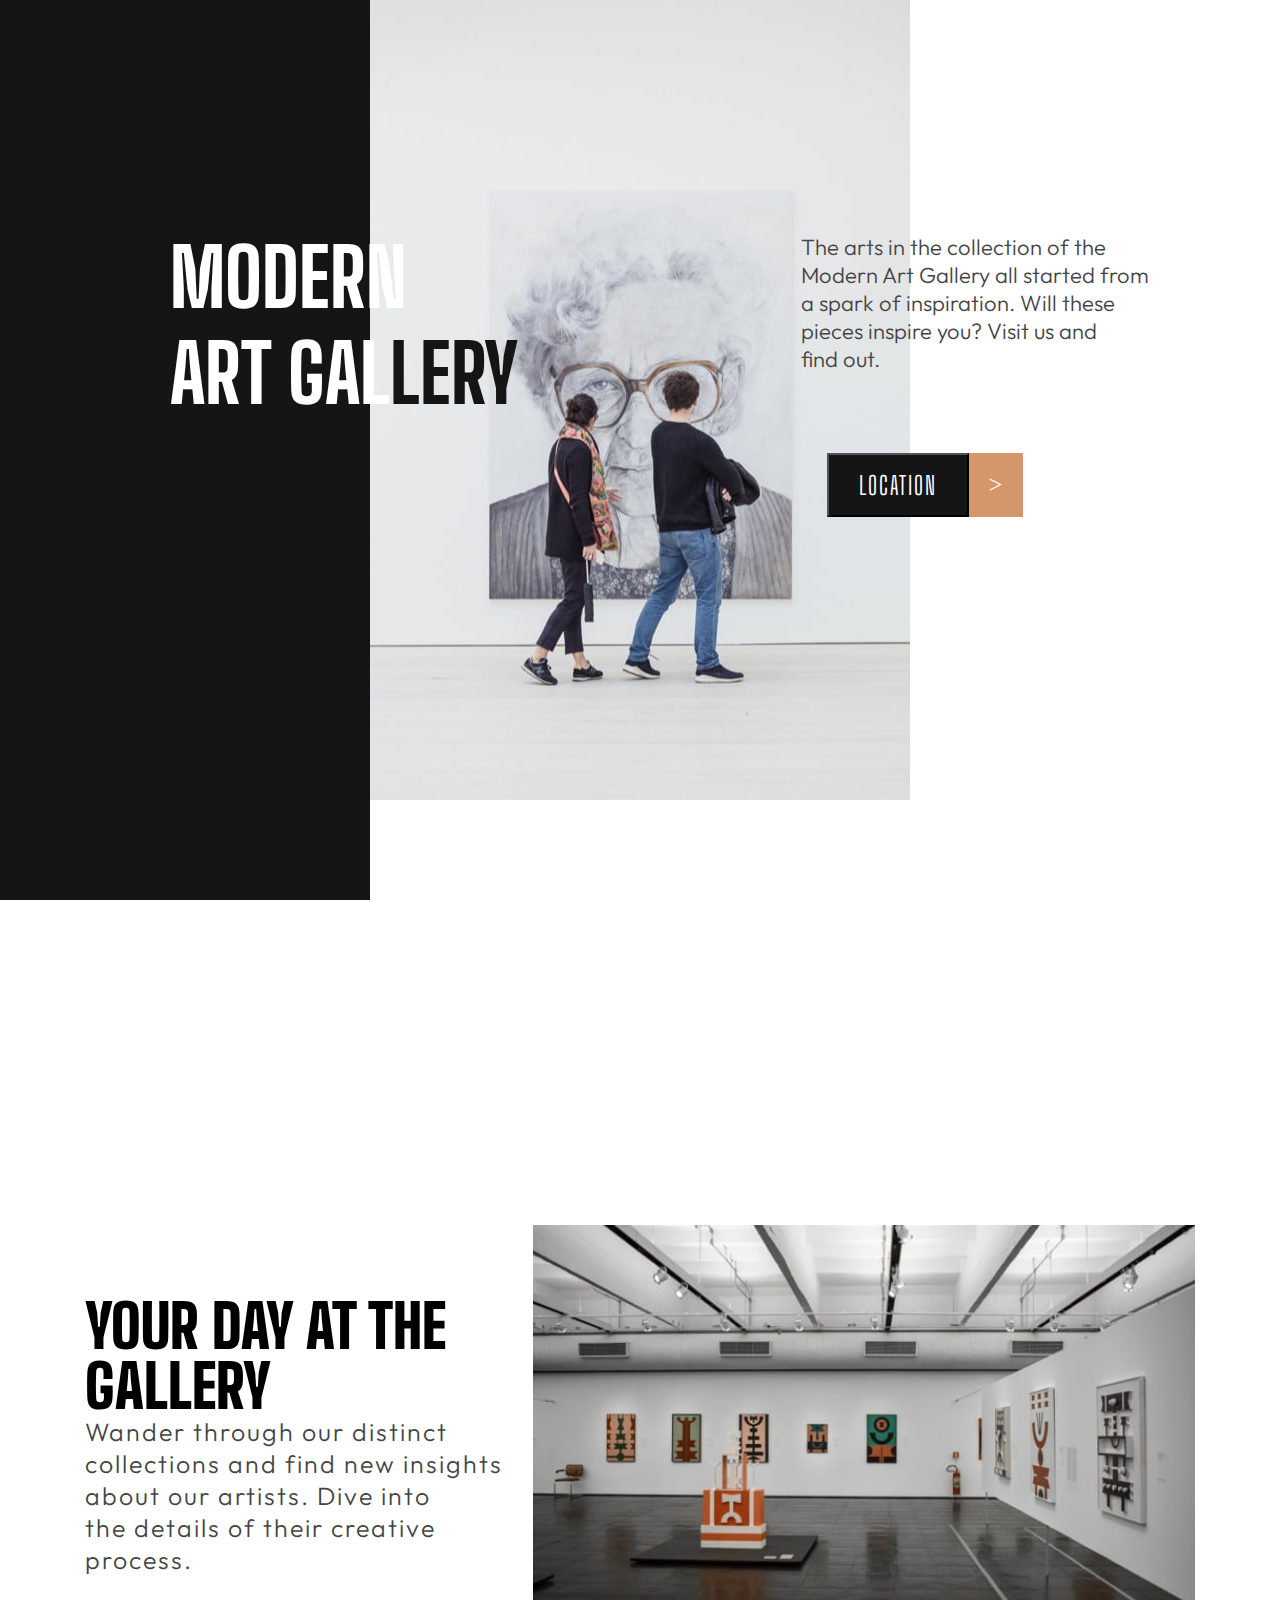
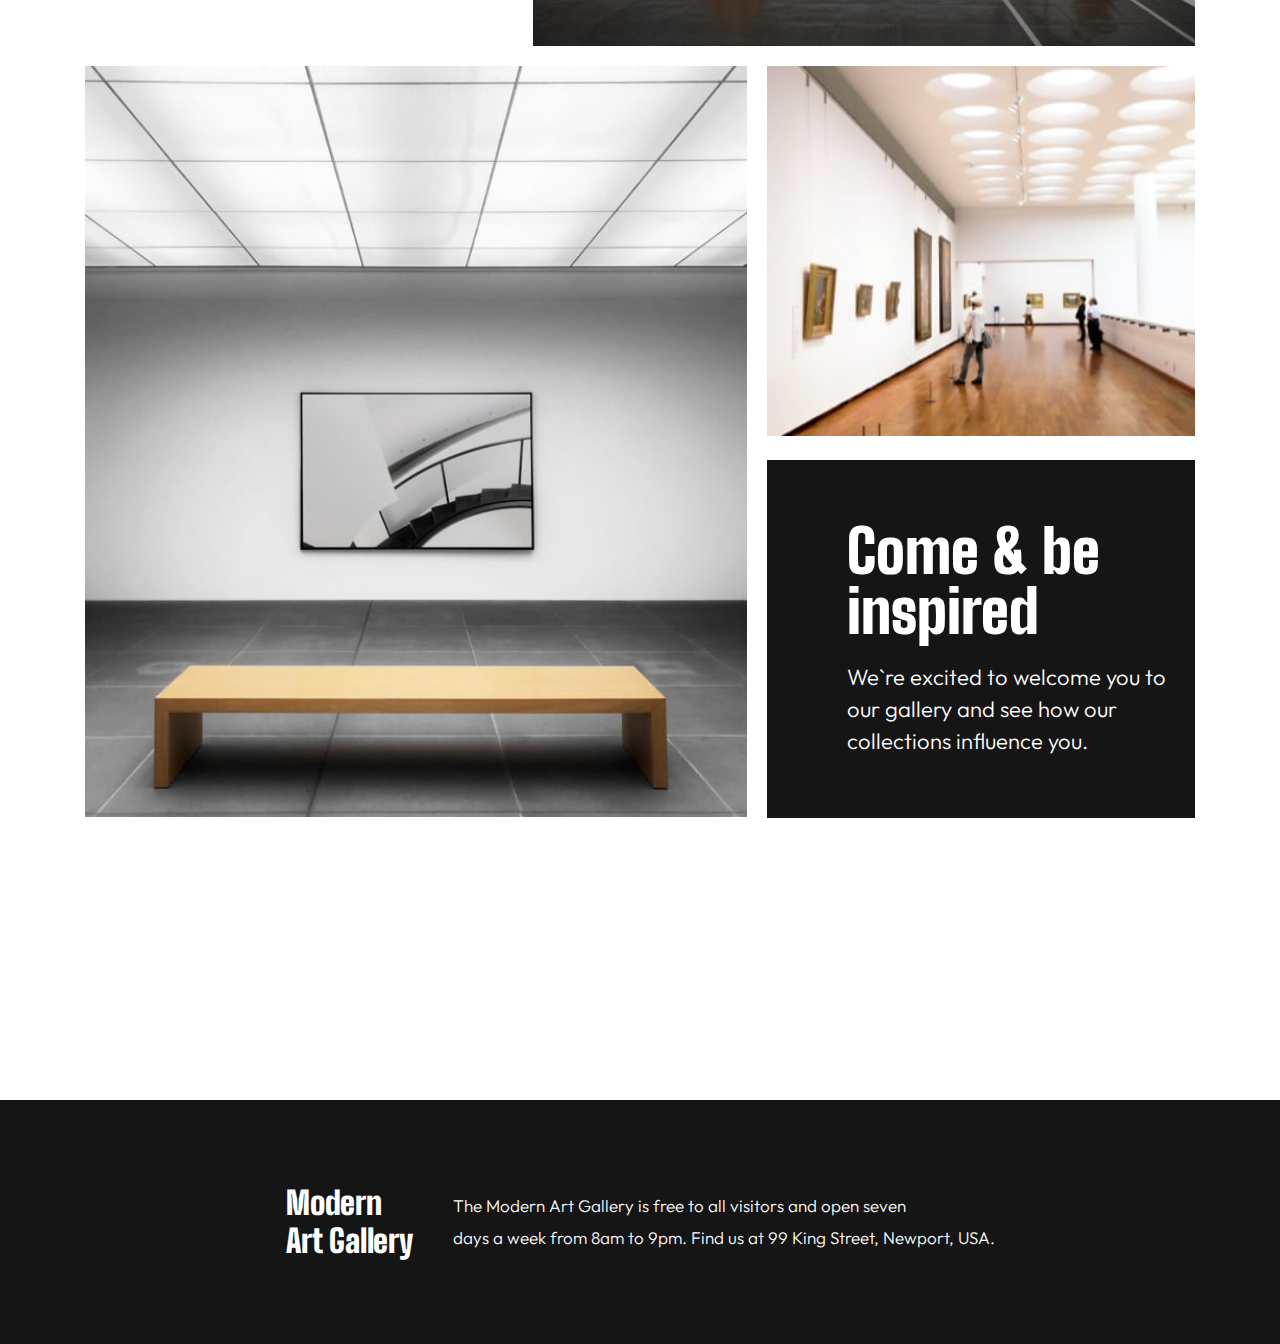
<file: index.html>
<!DOCTYPE html>
<html lang="en">
<head>
  <meta charset="UTF-8">
  <meta name="viewport" content="width=device-width, initial-scale=1.0">

  <link rel="icon" type="image/png" sizes="32x32" href="./assets/favicon-32x32.png">
  <link rel="stylesheet" href="./style.css">
  <title>Art gallery website</title>
</head>
<body>

  <div class="welcomeHeader">
    <div class="leftSide">
      <h1>MODERN <br> ART GAL<span class="reColor">LERY</span></h1>
     </div>
     <div class="rightSide">
      <p>The arts in the collection of the <br> Modern Art Gallery all started 
        from <br> a spark of inspiration. Will these <br> pieces inspire you? Visit 
        us and <br> find out.</p>
        <div class="findout">
          <button class="findoutbtn"><a href="./location.html"> LOCATION</a></button>
          <div><a href="./location.html"> &gt;</a></div>
        </div>   
     </div>
  </div>
  <section class="welcome">
    <div class="div1"></div>
    <div class="div2">
      <img src="./assets/desktop/image-hero.jpg">
    </div>
    <div class="div3"></div>
  </section>

<section class="gridsection" >
  <div class="grid">
    <div class="grid1"><h1>Your day at the gallery</h1>
      <p>Wander through our distinct<br> collections and find new insights <br> about 
        our artists. Dive into <br> the details of their creative process.</p></div>
    <div class="grid2">
      <img src="./assets/desktop/image-grid-1.jpg" alt="grid1">
    </div>
    <div class="grid3">
      <img src="./assets/desktop/image-grid-2.jpg" alt="image-grid-2">
    </div>
    <div class="grid4">
      <img src="./assets/desktop/image-grid-3.jpg" alt="image-grid-2">

    </div>
    <div class="grid5">
      <h1>Come &amp; be <br> inspired </h1>
      <p>We`re excited to welcome you to <br> our gallery and see how our <br> collections 
      influence you.</p> 

  </div>
</section>

<footer>
  <div class="namefooter"></div>
    <h1>Modern <br>
     Art Gallery</h1> 
  </div>
  
  <p>The Modern Art Gallery is free to all visitors and open seven <br> days a week 
  from 8am to 9pm. Find us at 99 King Street, Newport, USA. </p>
</footer>
</body>
</html>
</file>
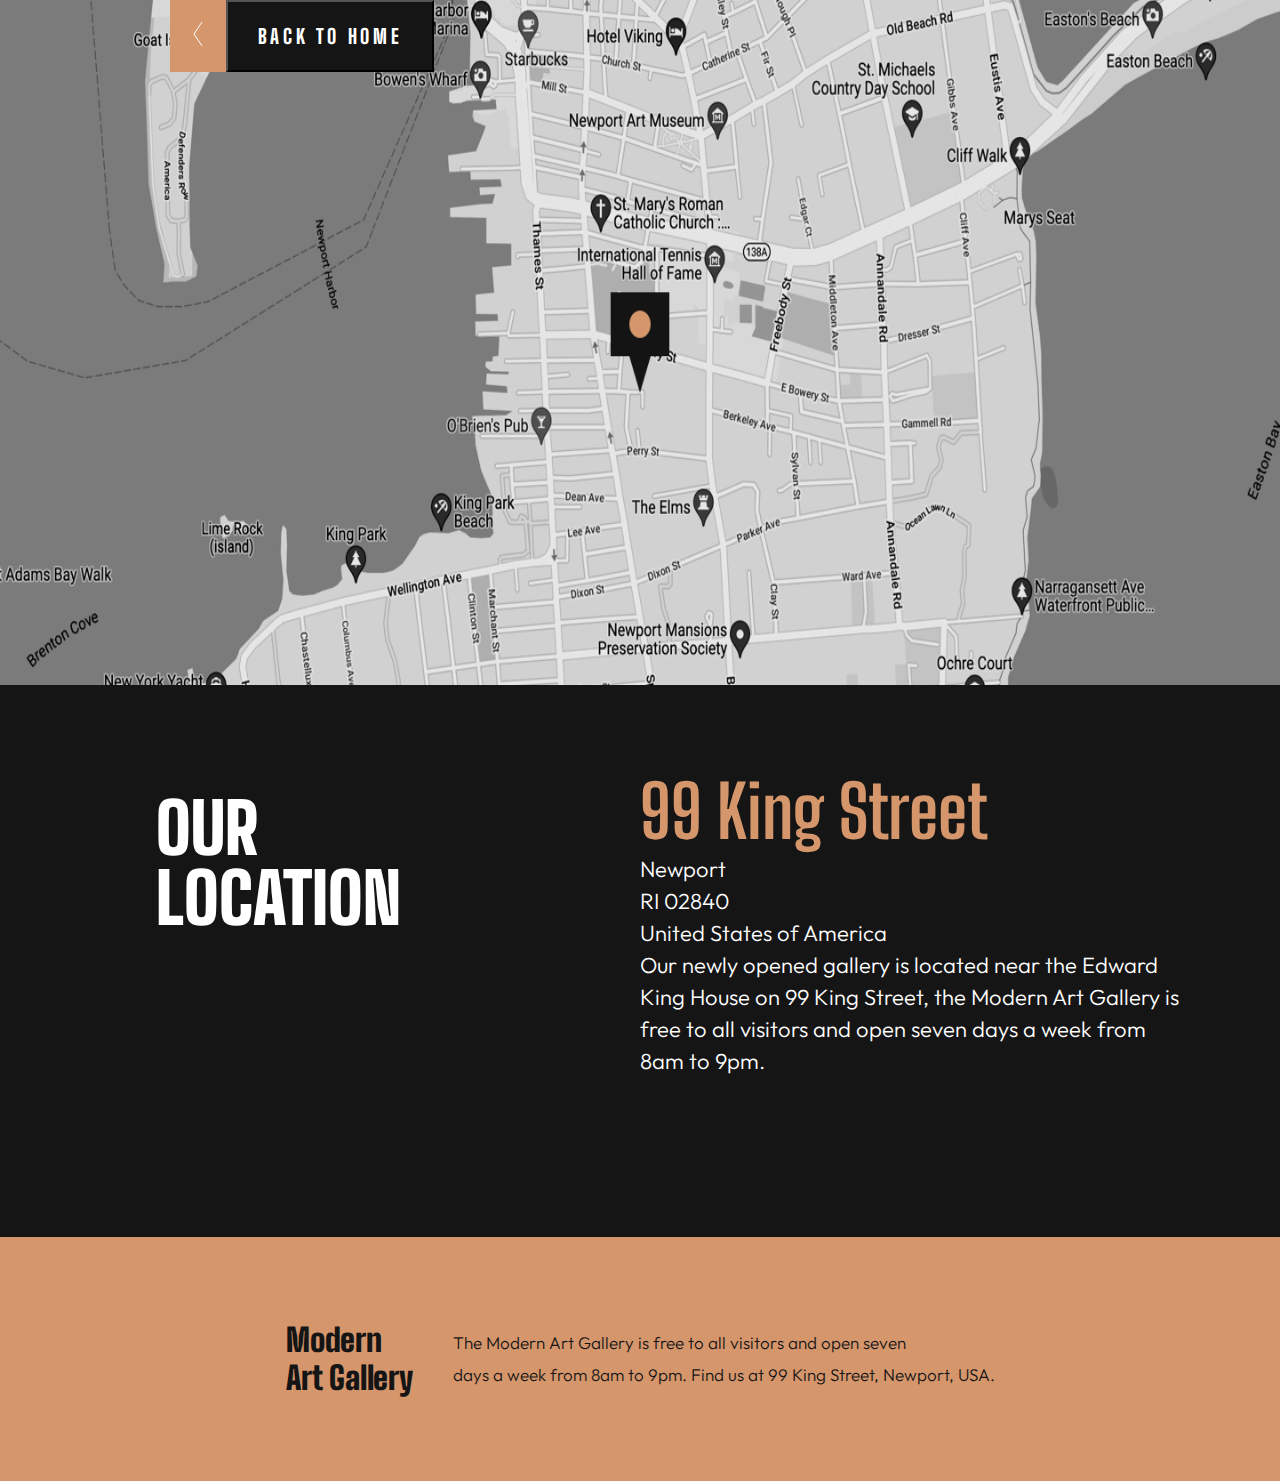
<file: location.html>
<!DOCTYPE html>
<html lang="en">
<head>
  <meta charset="UTF-8">
  <meta name="viewport" content="width=device-width, initial-scale=1.0">

  <link rel="icon" type="image/png" sizes="32x32" href="./assets/favicon-32x32.png">
  <link rel="stylesheet" href="style2.css">
  <title>Art gallery website</title>
</head>
<body>

  
  <section class="locationSection">
    <div class="backbtn">
      <div><a href="./index.html"><svg width="10" height="24" xmlns="http://www.w3.org/2000/svg"><path stroke="#FFF" fill="none" d="M9 24 1 12 9 0"/></svg></a></div>
      <button><a href="./index.html"> BACK TO HOME</a></button>
    </div>
    <img src="./assets/desktop/image-map.png">
  </section>

  <section class="locationSection2">
    <div class="leftSide">
      <h1>
        OUR <br>
        LOCATION
      </h1>
    </div>
    
    <div class="rightSide">
      <div class="title">
        <h1>99 King Street</h1>
      </div>
      <div class="adress">
        <p>Newport<br>
          RI 02840<br>
          United States of America</p>
      </div>
      <div class="text">
        <p>Our newly opened gallery is located near the Edward <br> King House on 99 King 
          Street, the Modern Art Gallery is <br> free to all visitors and open seven days 
          a week from <br> 8am to 9pm.</p>
      </div>
    </div>
  </section>

  <footer>
    <div class="namefooter"></div>
      <h1>Modern <br>
       Art Gallery</h1> 
    </div>
    
    <p>The Modern Art Gallery is free to all visitors and open seven <br> days a week 
    from 8am to 9pm. Find us at 99 King Street, Newport, USA. </p>
  </footer>

 

 

</body>
</html>
</file>
<file: style.css>
@import url('https://fonts.googleapis.com/css2?family=Big+Shoulders+Display:wght@100;200;300;400;500;600;700;800;900&family=Outfit:wght@100;200;300;400;500;600;700;800;900&display=swap');


* {
    padding: 0;
    margin: 0;
}

.welcome {
    display: grid;
    grid-template-columns: 1fr 1fr 1fr;
    height: 100vh;
    width: 100vw;
}

.div1 {
    background-color: #151515;
}



.welcomeHeader {
    display: grid;
    grid-template-columns: 40.5% 58%;
    position: absolute;
    color: white;
    width: 100vw;
    height: 800px;
}

.leftSide {
    display: flex;
    justify-content: flex-end;
    align-items: center;
}

.leftSide h1 {
    font-size: 80px;
    font-family: 'Big Shoulders Display', cursive;
    font-weight: 800;
    margin-bottom: 150px;
    margin-left: 150px;

    
}

a {
    text-decoration: none;
    color: white;
}

a:link {
    color: white;
}

a:visited {
    color: white;
}

.rightSide {
    display: flex;
    justify-content: center;
    align-items: center;
    flex-direction: column;
    margin-left: 50px;
    margin-bottom: 150px;
}

.rightSide p {
    color: #444444;
    font-family: 'Outfit', sans-serif;
    font-size: 22px;
    margin-bottom: 80px;
    font-weight: 300;
    margin-left: 120px;
    margin-top: 100px;

    

}

.reColor {
    color: #151515;
}

.findout {
    display: flex;
    flex-direction: row;
    margin-right: -20px;
    
    
}

.findout div {
    display: flex;
    align-items: center;
    color: white;
    font-size: 25px;
    background-color: #D5966C;
    padding: 10px 20px;
    cursor: pointer;
    
}

.findoutbtn {
    color: white;
    background-color: #151515;
    font-family: 'Big Shoulders Display', cursive;
    font-weight: 400;
    font-size: 25px;
    padding: 15px 30px;
    cursor: pointer;
    letter-spacing: 2px;

}

/* ------------------------------------------------------ grid section ----------------------------- */



.gridsection {
    display: flex;
    justify-content: center;
    align-items: center;
    width: 100vw;
    height: 200vh;

}

.grid {
    display: grid;
    grid-template-columns: 1fr 0.5fr 1fr;
    grid-template-rows: 1fr 1fr 1fr;
    grid-gap: 20px;
    width: 1110px;
    height: 1150px;
    grid-template-areas: 
    "griddy1 griddy2 griddy2"
    "griddy3 griddy3 griddy4"
    "griddy3 griddy3 griddy5"
    ;


    
}

.grid1 {
    grid-area: griddy1;
    display: flex;
    flex-direction: column;
    align-items: flex-start;
    justify-content: center;
}

.grid1 h1 {
    font-family: 'Big Shoulders Display';
    font-style: normal;
    font-weight: 900;
    font-size: 60px;
    line-height: 60px;
    text-transform: uppercase;

}

.grid1 p {
    font-family: 'Outfit', sans-serif;
    color: #444444;
    font-weight: 300;
    font-size: 25px;
    letter-spacing: 2px;
}

.grid2 {
    grid-area: griddy2;


}

.grid2 img {
    width: 100%;
    height: 100%;
    object-fit: cover;
}

.grid3 {
    grid-area: griddy3;


}

.grid3 img {
    width: 100%;
    object-fit: cover;
}

.grid4 {
    grid-area: griddy4;

}

.grid4 img {
    width: 100%;
    height: 370px;
    object-fit: cover;
}

.grid5 {
    grid-area: griddy5;
    display: flex;
    background-color: #151515;
    color: white;
    flex-direction: column;
    justify-content: center;
    align-items: flex-start;
    height: 358px;
    object-fit: cover;

}

.grid5 h1 {
    font-family: 'Big Shoulders Display';
    font-style: normal;
    font-weight: 900;
    font-size: 60px;
    line-height: 60px;
    margin-left: 80px;
    margin-bottom: 20px;
    
}

.grid5 p {
    font-family: 'Outfit';
    font-style: normal;
    font-weight: 300;
    font-size: 22px;
    line-height: 32px;
    margin-left: 80px;

}

/* -------------------- footer section ------------------------ */

footer {
    width: 100vw;
    height: 244px;
    background-color: #151515;
    display: flex;
    align-items: center;
    justify-content: center;
}

footer h1 {
    color: white;
    font-family: 'Big Shoulders Display';
    font-style: normal;
    font-weight: 900;
    margin-right: 40px;
}

footer p {
    color: white;
    font-family: 'Outfit';
    font-style: normal;
    font-weight: 300;
    font-size: 17px;
    line-height: 32px;
}


/* ------------- media queries ----------*/
</file>
<file: style2.css>
@import url('https://fonts.googleapis.com/css2?family=Big+Shoulders+Display:wght@100;200;300;400;500;600;700;800;900&family=Outfit:wght@100;200;300;400;500;600;700;800;900&display=swap');


* {
    margin: 0px;
    padding: 0px;
}

body {
    background-color: #151515;
}

.locationSection img {
    width: 100vw;
    height: 685px;
}

.backbtn {
    position: absolute;
    margin-left: 170px;
    display: flex;
    flex-direction: row;
}

.backbtn div {
    background-color:#D5966C;
    width: 56px;
    height: 72px;
    display: flex;
    align-items: center;
    justify-content: center;
}

button {
    background-color: #151515;
    color: white;
    width: 208px;
    height: 72px;
    font-family: Big Shoulders Display;
    font-size: 20px;
    font-weight: 800;
    line-height: 24px;
    letter-spacing: 3.6363637447357178px;
    text-align: left;
    display: flex;
    align-items: center;
    justify-content: center;

}

a {
    text-decoration: none;
    color: white;
}

a:link {
    color: white;
}

a:visited {
    color: white;
}

/* --------------------------- location section 2 ================= */


.locationSection2 {
    background-color: #151515;
    width: 100vw;
    height: 548px;
    display: grid;
    grid-template-columns: 50% 50%;
}

.leftSide {
    display: flex;
    margin-left: 156px;
    margin-top: 104px;
}

.leftSide h1 {
    font-family: Big Shoulders Display;
    font-size: 70px;
    font-weight: 900;
    line-height: 70px;
    letter-spacing: 0px;
    text-align: left;
    color: white;

}

.rightSide {
    display: flex;
    flex-direction: column;
    margin-top: 104px;
}

.title {
    font-family: Big Shoulders Display;
    font-size: 36px;
    font-weight: 900;
    line-height: 36px;
    letter-spacing: 0px;
    text-align: left;
    color: #D5966C;
    margin-bottom: 24px;
}

.adress {
    font-family: Outfit;
    font-size: 22px;
    font-weight: 300;
    line-height: 32px;
    letter-spacing: 0px;
    text-align: left;
    color: white;

}

.text {
    font-family: Outfit;
    font-size: 22px;
    font-weight: 300;
    line-height: 32px;
    letter-spacing: 0px;
    text-align: left;
    color: white;

}

/* -------------------- footer --------------------- */

footer {
    width: 100vw;
    height: 244px;
    background-color: #D5966C;
    display: flex;
    align-items: center;
    justify-content: center;
}

footer h1 {
    color: #151515;
    font-family: 'Big Shoulders Display';
    font-style: normal;
    font-weight: 900;
    margin-right: 40px;
}

footer p {
    color: #151515;
    font-family: 'Outfit';
    font-style: normal;
    font-weight: 300;
    font-size: 17px;
    line-height: 32px;
}
</file>
